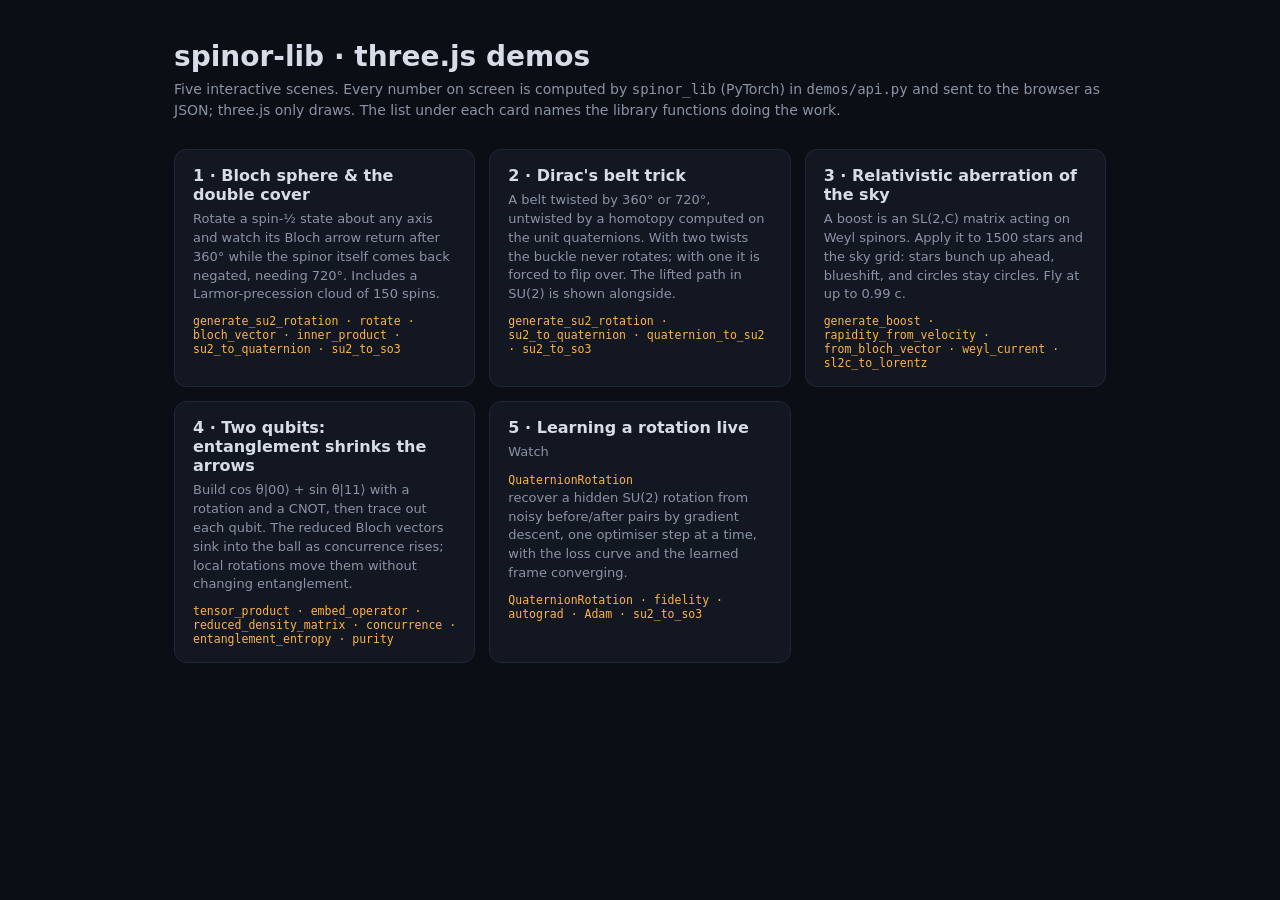
<file: demos/web/index.html>
<!doctype html>
<html lang="en">
<head>
<meta charset="utf-8">
<meta name="viewport" content="width=device-width, initial-scale=1">
<title>spinor-lib · three.js demos</title>
<link rel="stylesheet" href="style.css">
</head>
<body>
<div class="home">
  <h1>spinor-lib · three.js demos</h1>
  <div class="sub">
    Five interactive scenes. Every number on screen is computed by <code>spinor_lib</code> (PyTorch) in
    <code>demos/api.py</code> and sent to the browser as JSON; three.js only draws. The list under each card
    names the library functions doing the work.
  </div>
  <div class="cards">
    <a class="card" href="bloch.html">
      <h3>1 · Bloch sphere &amp; the double cover</h3>
      <p>Rotate a spin-½ state about any axis and watch its Bloch arrow return after 360° while the spinor itself
        comes back negated, needing 720°. Includes a Larmor-precession cloud of 150 spins.</p>
      <code>generate_su2_rotation · rotate · bloch_vector · inner_product · su2_to_quaternion · su2_to_so3</code>
    </a>
    <a class="card" href="belt.html">
      <h3>2 · Dirac's belt trick</h3>
      <p>A belt twisted by 360° or 720°, untwisted by a homotopy computed on the unit quaternions. With two twists the
        buckle never rotates; with one it is forced to flip over. The lifted path in SU(2) is shown alongside.</p>
      <code>generate_su2_rotation · su2_to_quaternion · quaternion_to_su2 · su2_to_so3</code>
    </a>
    <a class="card" href="aberration.html">
      <h3>3 · Relativistic aberration of the sky</h3>
      <p>A boost is an SL(2,C) matrix acting on Weyl spinors. Apply it to 1500 stars and the sky grid: stars bunch up
        ahead, blueshift, and circles stay circles. Fly at up to 0.99&nbsp;c.</p>
      <code>generate_boost · rapidity_from_velocity · from_bloch_vector · weyl_current · sl2c_to_lorentz</code>
    </a>
    <a class="card" href="entangle.html">
      <h3>4 · Two qubits: entanglement shrinks the arrows</h3>
      <p>Build cos&nbsp;θ|00⟩ + sin&nbsp;θ|11⟩ with a rotation and a CNOT, then trace out each qubit. The reduced Bloch
        vectors sink into the ball as concurrence rises; local rotations move them without changing entanglement.</p>
      <code>tensor_product · embed_operator · reduced_density_matrix · concurrence · entanglement_entropy · purity</code>
    </a>
    <a class="card" href="learn.html">
      <h3>5 · Learning a rotation live</h3>
      <p>Watch <code>QuaternionRotation</code> recover a hidden SU(2) rotation from noisy before/after pairs by
        gradient descent, one optimiser step at a time, with the loss curve and the learned frame converging.</p>
      <code>QuaternionRotation · fidelity · autograd · Adam · su2_to_so3</code>
    </a>
  </div>
</div>
</body>
</html>
</file>
<file: demos/web/style.css>
:root {
  --bg: #0b0e14;
  --panel: #121722;
  --panel-border: #1f2838;
  --text: #d7dde8;
  --muted: #8a94a6;
  --accent: #5ec8ff;
  --accent2: #ffb347;
  --good: #7ee787;
  --bad: #ff7b72;
  --font: system-ui, -apple-system, "Segoe UI", Roboto, sans-serif;
  --mono: ui-monospace, "Cascadia Mono", Consolas, monospace;
}
* { box-sizing: border-box; }
html, body { margin: 0; height: 100%; background: var(--bg); color: var(--text); font-family: var(--font); font-size: 14px; }
a { color: var(--accent); text-decoration: none; }
a:hover { text-decoration: underline; }

.app { display: grid; grid-template-columns: 340px 1fr; grid-template-rows: 100vh; height: 100vh; overflow: hidden; }
.panel { background: var(--panel); border-right: 1px solid var(--panel-border); overflow-y: auto; min-height: 0; padding: 16px 18px 32px; }
.panel h1 { font-size: 17px; margin: 0 0 4px; }
.panel h1 small { color: var(--muted); font-weight: normal; font-size: 12px; display: block; margin-top: 2px; }
.panel h2 { font-size: 12px; text-transform: uppercase; letter-spacing: .08em; color: var(--muted); margin: 20px 0 8px; }
.panel p { color: var(--muted); line-height: 1.45; margin: 6px 0 10px; }
.panel p b { color: var(--text); font-weight: 600; }
/* The WebGL canvas is taken out of layout and pinned to its container, so its
   drawing-buffer size (which scales with devicePixelRatio) can never change
   the container's size and re-trigger the resize observer. */
.view { position: relative; min-width: 0; min-height: 0; overflow: hidden; }
.view canvas { position: absolute; inset: 0; width: 100% !important; height: 100% !important; display: block; }
.nav { font-size: 12px; margin-bottom: 12px; }
.nav a { margin-right: 10px; }

.ctl { display: grid; grid-template-columns: 92px 1fr 56px; align-items: center; gap: 8px; margin: 6px 0; }
.ctl span { color: var(--muted); font-size: 12px; }
.ctl output { font-family: var(--mono); font-size: 12px; text-align: right; color: var(--text); }
input[type=range] { width: 100%; accent-color: var(--accent); }
select, button { background: #1a2130; color: var(--text); border: 1px solid #2a3547; border-radius: 6px; padding: 5px 9px; font: inherit; font-size: 13px; }
button { cursor: pointer; }
button:hover { border-color: var(--accent); }
button.primary { background: #1b3a52; border-color: #2c6a94; }
.row { display: flex; flex-wrap: wrap; gap: 6px; margin: 6px 0; }
.toggle { display: flex; align-items: center; gap: 8px; margin: 6px 0; font-size: 13px; }
.toggle input { accent-color: var(--accent); }

.readouts { font-family: var(--mono); font-size: 12px; }
.readouts .kv { display: flex; justify-content: space-between; gap: 8px; padding: 3px 0; border-bottom: 1px dashed #1f2838; }
.readouts .kv span:first-child { color: var(--muted); font-family: var(--font); }
table.mat { border-collapse: collapse; font-family: var(--mono); font-size: 11.5px; margin: 6px 0; }
table.mat td { padding: 2px 7px; text-align: right; white-space: nowrap; }
table.mat td.neg { color: #ffb0a8; }
table.mat { border-left: 1px solid #3a4a66; border-right: 1px solid #3a4a66; }
canvas.plot { width: 100%; height: 130px; background: #0d1119; border: 1px solid var(--panel-border); border-radius: 6px; display: block; margin: 6px 0; }
.legend { display: flex; gap: 12px; font-size: 11px; color: var(--muted); flex-wrap: wrap; }
.legend i { display: inline-block; width: 10px; height: 10px; border-radius: 2px; margin-right: 4px; vertical-align: -1px; }
.badge { display: inline-block; padding: 2px 8px; border-radius: 999px; font-size: 12px; font-family: var(--mono); }
.badge.good { background: #14361f; color: var(--good); }
.badge.bad { background: #3a1a1a; color: var(--bad); }
.overlay { position: absolute; left: 12px; bottom: 12px; background: rgba(11,14,20,.78); border: 1px solid var(--panel-border); border-radius: 8px; padding: 8px 12px; font-size: 12px; color: var(--muted); max-width: 520px; line-height: 1.4; pointer-events: none; }
.overlay b { color: var(--text); }
.error { color: var(--bad); font-family: var(--mono); font-size: 12px; white-space: pre-wrap; }

/* landing page */
.home { max-width: 980px; margin: 0 auto; padding: 40px 24px; }
.home h1 { font-size: 28px; margin: 0 0 6px; }
.home .sub { color: var(--muted); margin-bottom: 28px; line-height: 1.5; }
.cards { display: grid; grid-template-columns: repeat(auto-fill, minmax(280px, 1fr)); gap: 14px; }
.card { display: block; background: var(--panel); border: 1px solid var(--panel-border); border-radius: 12px; padding: 16px 18px; color: var(--text); transition: border-color .15s, transform .15s; }
.card:hover { border-color: var(--accent); text-decoration: none; transform: translateY(-2px); }
.card h3 { margin: 0 0 6px; font-size: 16px; }
.card p { margin: 0; color: var(--muted); line-height: 1.45; font-size: 13px; }
.card code { font-family: var(--mono); font-size: 11.5px; color: var(--accent2); display: block; margin-top: 10px; }
@media (max-width: 800px) { .app { grid-template-columns: 1fr; grid-template-rows: auto 1fr; } .panel { border-right: 0; border-bottom: 1px solid var(--panel-border); max-height: 45vh; } }
</file>
